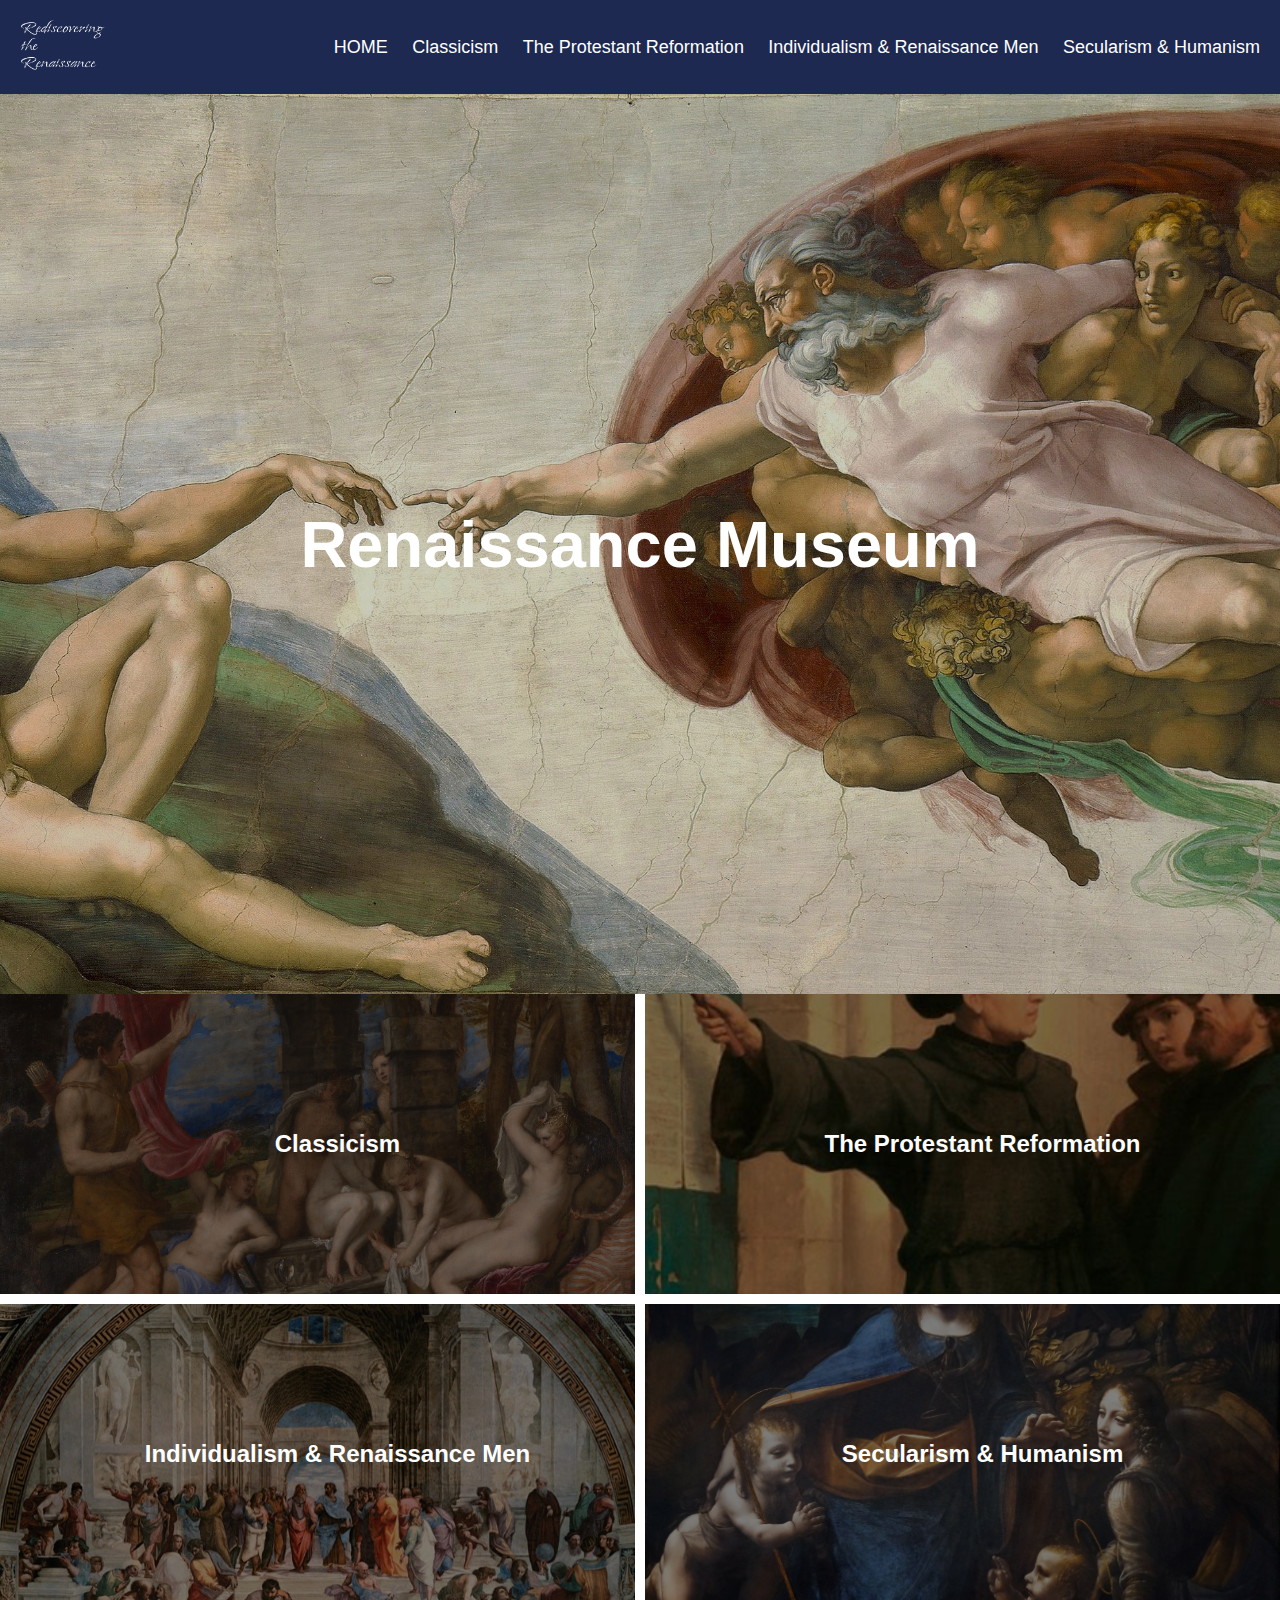
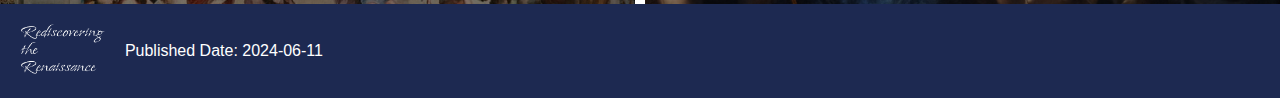
<file: index.html>
<!DOCTYPE html>
<html lang="en">
<head>
    <meta charset="UTF-8">
    <meta name="viewport" content="width=device-width, initial-scale=1.0">
    <title>Rediscovering the Renaissance</title>
    <link rel="stylesheet" href="style/style.css">
</head>
<body>
    <header>
        <div class="container">
            <div class="logo">
                <img src="Rediscovering the Renaissance.png" alt="网站Logo">
            </div>
            <nav>
                <ul>
                    <li><a href="index.html">HOME</a></li>
                    <li><a href="classicism.html">Classicism</a></li>
                    <li><a href="protestant.html">The Protestant Reformation</a></li>
                    <li><a href="indi.html">Individualism & Renaissance Men</a></li>
                    <li><a href="SecHum.html">Secularism & Humanism</a></li>
                </ul>
            </nav>
        </div>
    </header>
    <section class="hero" style="background-image: url('pics/图像 8.jpg');">
        <div class="hero-content">
            <h1>Renaissance Museum</h1>
        </div>
    </section>
    <div class="content-grid">
        <div class="grid-item" style="background-image: url('pics/图像 9.jpg');">
            <div class="overlay">
                <ul>
                    <li><a href="classicism.html"><h2>Classicism</h2></a></li>
                </ul>
            </div>
        </div>
        <div class="grid-item" style="background-image: url('pics/OIP.jpg');">
            <div class="overlay">
                <ul>
                    <li><a href="protestant.html"><h2>The Protestant Reformation</h2></a></li>
                </ul>
            </div>
        </div>
        <div class="grid-item" style="background-image: url('pics/图片 1.jpg');">
            <div class="overlay">
                <ul>
                    <li><a href="indi.html"><h2>Individualism & Renaissance Men</h2></a></li>
                </ul>
            </div>
        </div>
        <div class="grid-item" style="background-image: url('pics/b356b97f01f154e453c948dd3e40f070b61adf45.jpg');">
            <div class="overlay">
                <ul>
                    <li><a href="SecHum.html"><h2>Secularism & Humanism</h2></a></li>
                </ul>
            </div>
        </div>
    </div>
    <footer>
        <div class="container">
            <div class="footer-logo">
                <img src="Rediscovering the Renaissance.png" alt="Website Logo">
            </div>
            <div class="footer-content">
                <div class="published-date">Published Date: 2024-06-11</div>
                </div>
            </div>
        </div>
    </footer>
</body>
</html>
</file>
<file: style/style.css>
body {
    margin: 0;
    padding: 0;
    font-family: Georgia, sans-serif;
}

header {
    background-color: #1D2951;
    color: #ffffff;
    padding: 20px 0;
}

.container {
    display: flex;
    justify-content: space-between;
    align-items: center;
    padding: 0 20px;
}

.logo img {
    height: 50px; /* 根据需要调整logo的高度 */
}

nav ul {
    list-style: none;
    padding: 0;
    margin: 0;
}

nav ul li {
    display: inline-block;
    margin-right: 20px;
}

nav ul li:last-child {
    margin-right: 0;
}

nav ul li a {
    text-decoration: none;
    color: #ffffff;
    font-size: 18px;
}

nav ul li a:hover {
    color: #cccccc;
}

.hero {
    position: relative;
    height: 100vh; /* 设置hero section的高度，这里使用视口高度 */
    background-image: url('background.jpg'); /* 替换成你的背景图片路径 */
    background-size: cover;
    background-position: center;
    display: flex;
    align-items: center;
    justify-content: center;
}

.hero::after {
    content: "";
    position: absolute;
    top: 0;
    left: 0;
    width: 100%;
    height: 100%;
    background-color: rgba(0, 0, 0, 0.195); /* 设置半透明灰色层 */
}

.hero-content {
    text-align: center;
    z-index: 1;
    color: #ffffff;
}

.hero-content h1 {
    font-size: 65px;
    margin: 0;
}

.content-grid {
    display: grid;
    grid-template-columns: 1fr 1fr; /* 两列 */
    grid-template-rows: 300px 300px; /* 两行，每行高度300px */
    gap: 10px; /* 格子间隔 */
}

.grid-item {
    position: relative;
    display: flex;
    align-items: center;
    justify-content: center;
    background-size: cover;
    background-position: center;
}

.overlay {
    position: absolute;
    top: 0;
    left: 0;
    width: 100%;
    height: 100%;
    background-color: rgba(0, 0, 0, 0.5); /* 半透明灰色层 */
    display: flex;
    align-items: center;
    justify-content: center;
    color: white;
}

.overlay h2 {
    margin: 0;
    font-size: 24px;
}

.overlay a  {
    text-decoration: none;
    color: #ffffff;
    font-size: 18px;
}

.content-grid ul {
    list-style: none;
}

footer {
    background-color: #1D2951;
    color: #ffffff;
    padding: 20px 0;
    display: flex;
    justify-content: space-between;
    align-items: center;
}

.footer-logo img {
    height: 50px;  /* Adjust as needed */
}

.footer-content {
    display: flex;
    align-items: center;
}

.footer-content div {
    margin-left: 20px;
}

button {
    background-color: transparent;
    border: 1px solid #ffffff;
    color: #ffffff;
    padding: 5px 10px;
    margin-right: 10px;
    cursor: pointer;
}

button:hover {
    background-color: #ffffff;
    color: #1D2951;
}
</file>
